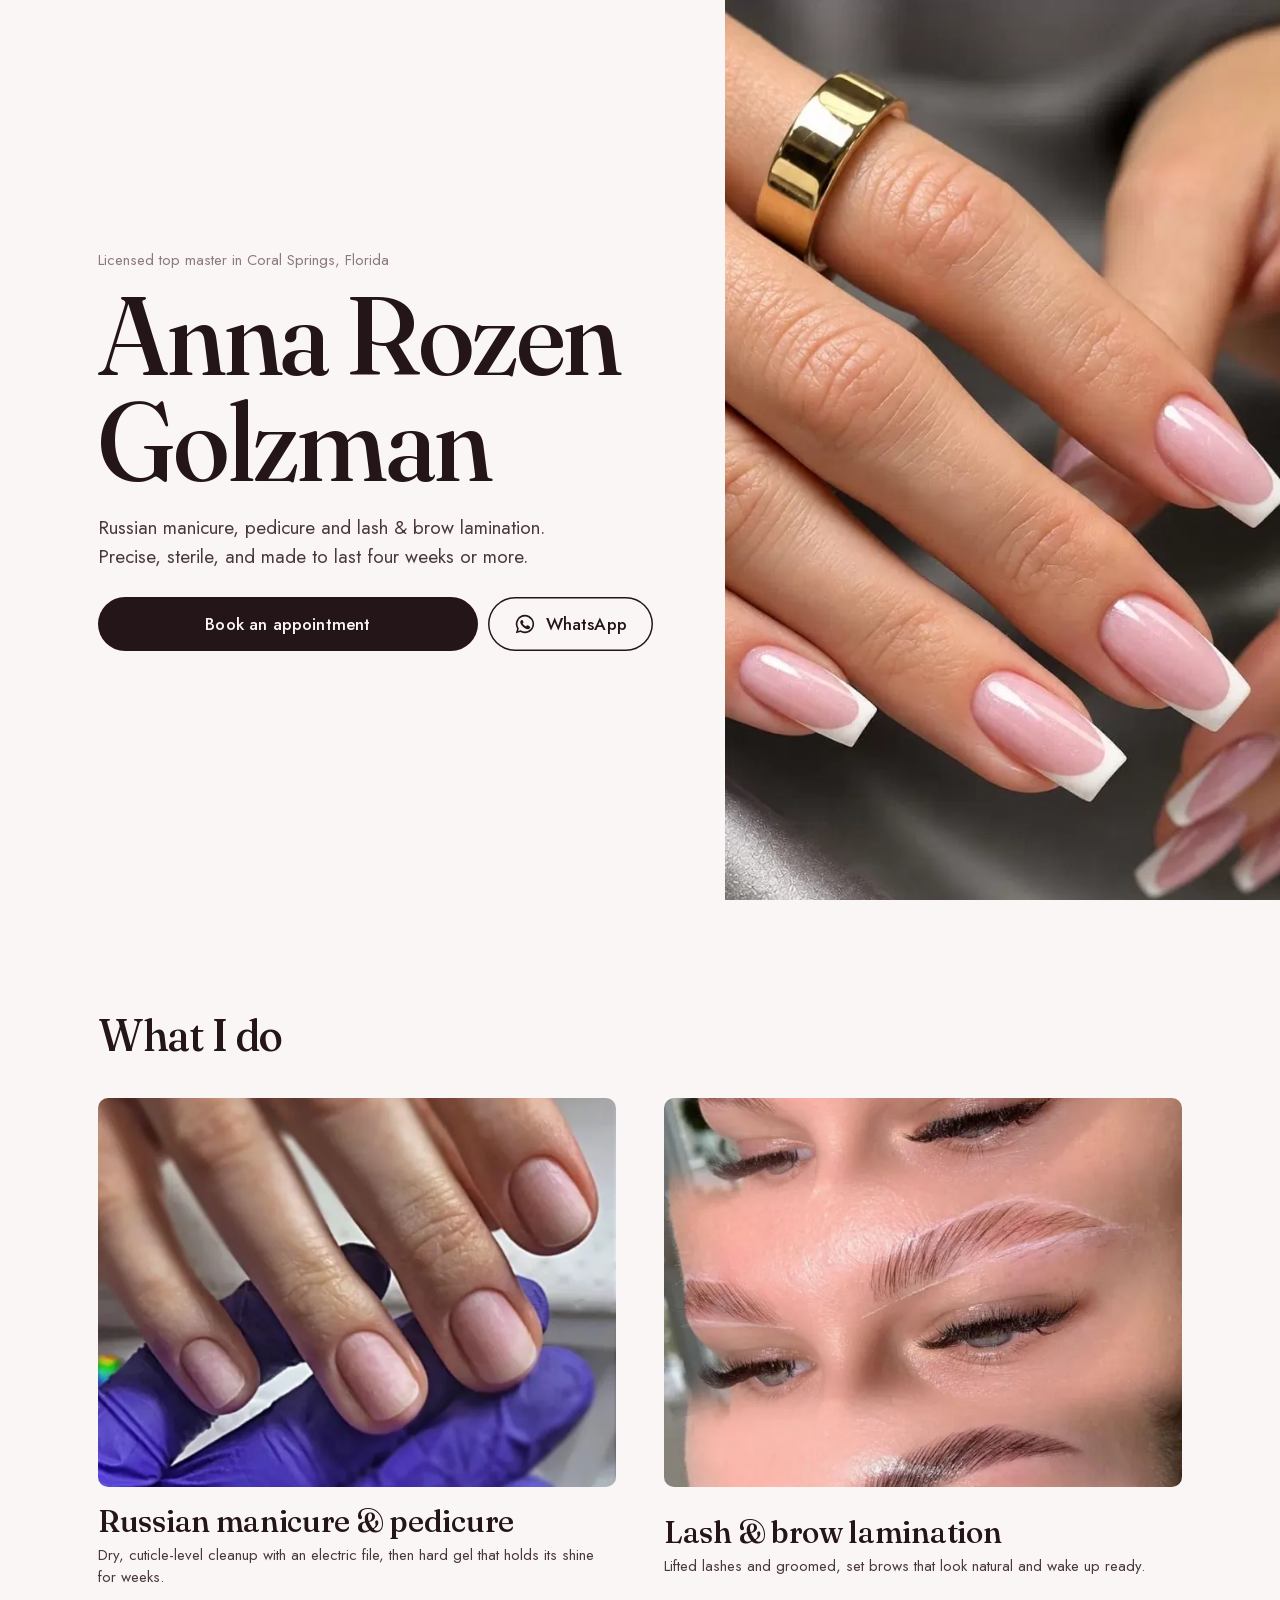
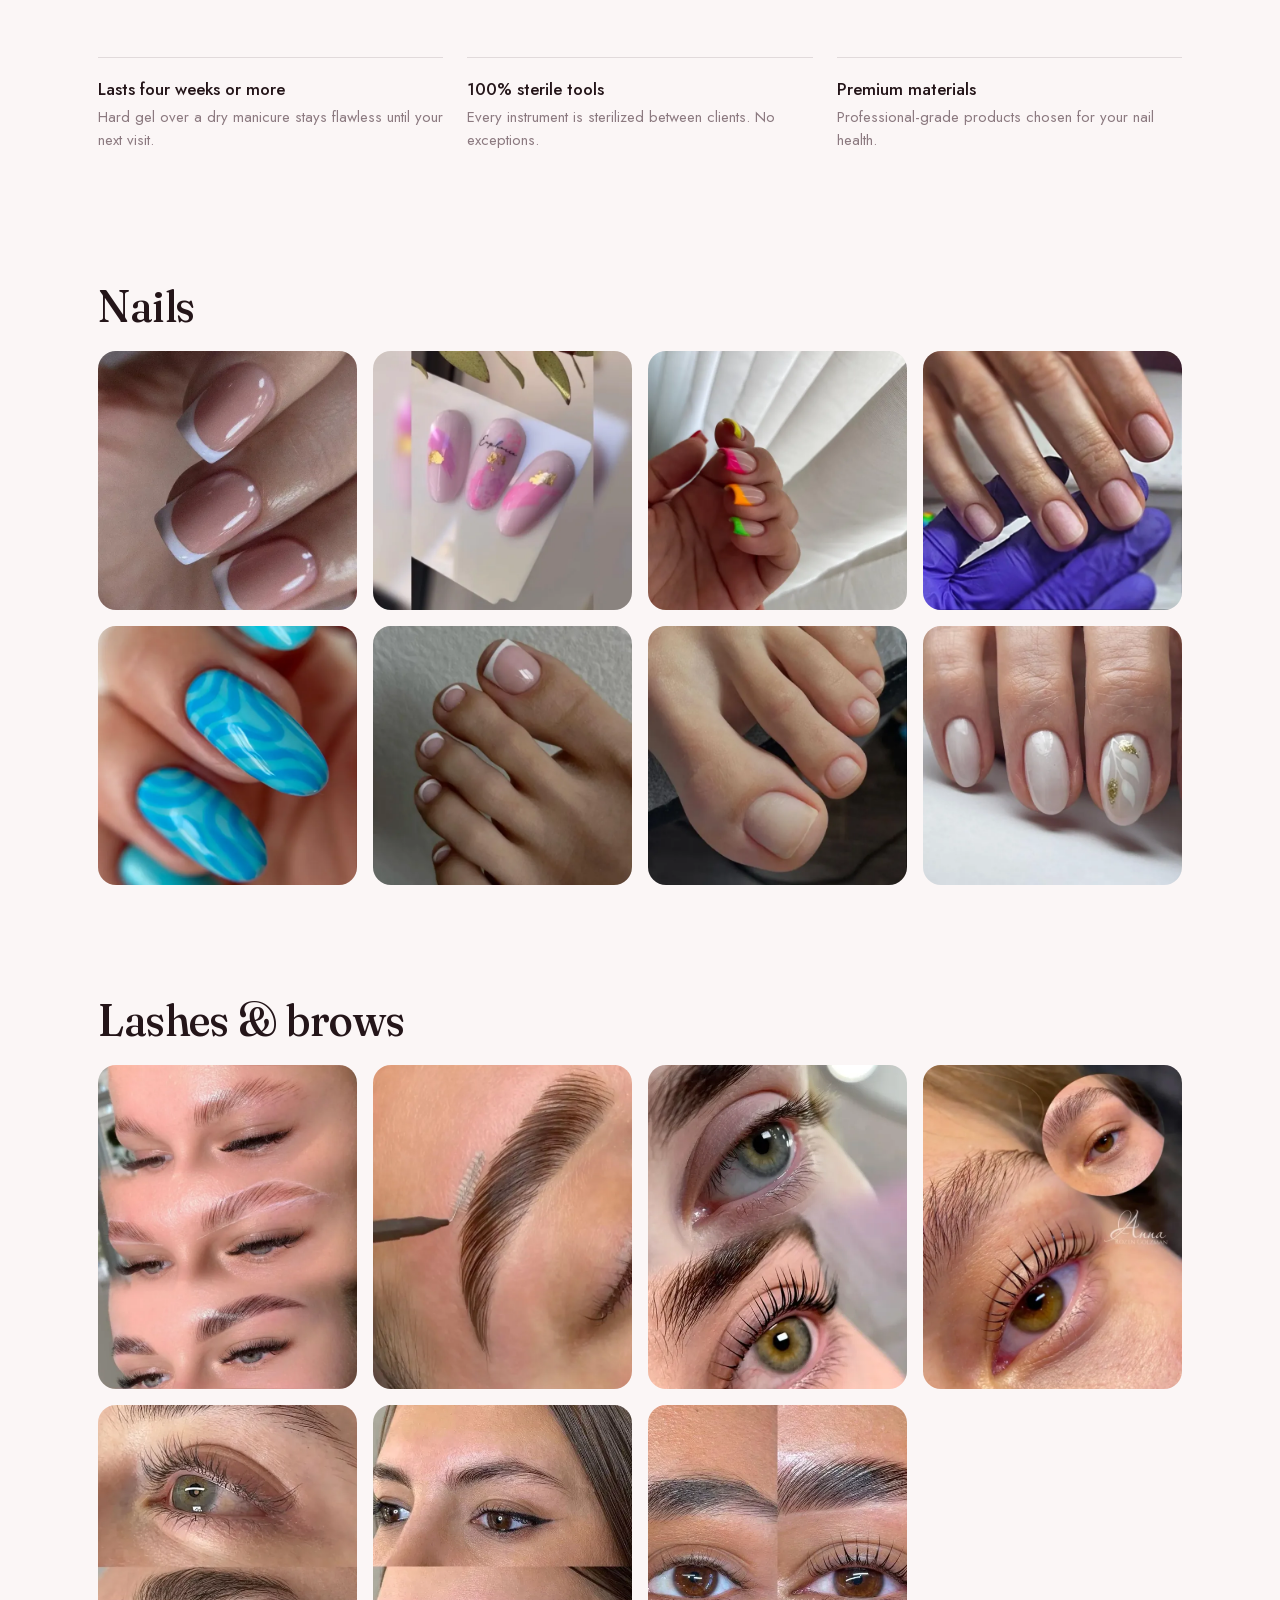
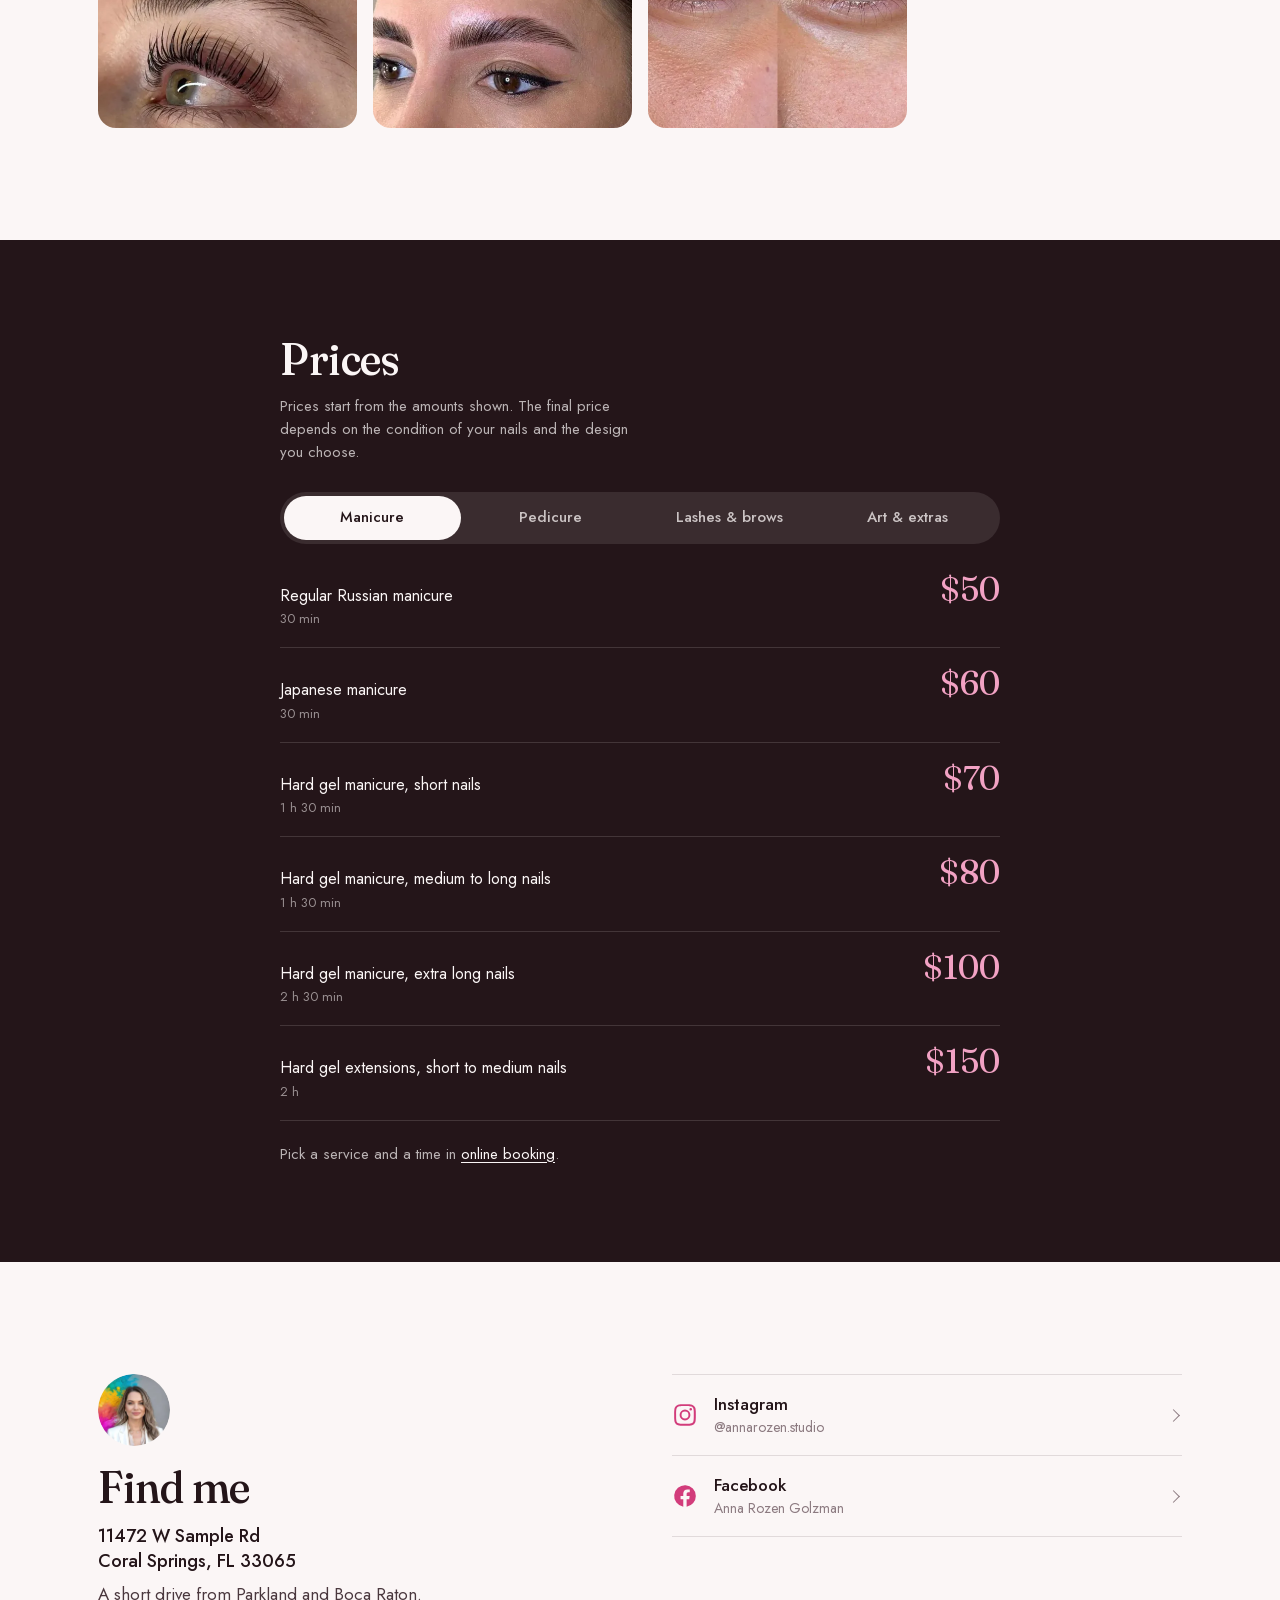
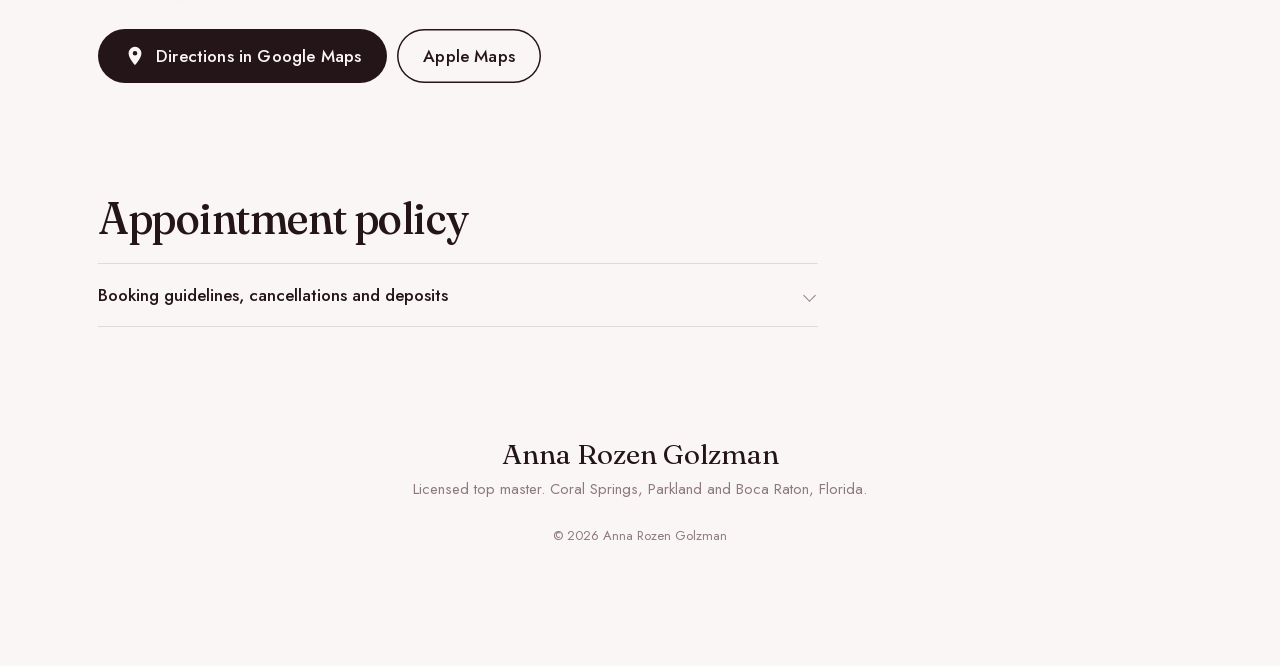
<file: index.html>
<!DOCTYPE html>
<html lang="en">
<head>
    <meta charset="UTF-8">
    <meta name="viewport" content="width=device-width, initial-scale=1.0, viewport-fit=cover">

    <title>Russian Manicure &amp; Lash Lamination | Anna Rozen, Coral Springs FL</title>
    <meta name="description" content="Licensed Russian manicure, pedicure and lash &amp; brow lamination in Coral Springs, FL. Sterile tools, premium materials, results that last four weeks or more. Book online.">
    <meta name="author" content="Anna Rozen Golzman">
    <meta name="robots" content="index, follow, max-image-preview:large">
    <link rel="canonical" href="https://www.annarozen.com/">

    <!-- Open Graph (Facebook, WhatsApp, iMessage) -->
    <meta property="og:type" content="business.business">
    <meta property="og:url" content="https://www.annarozen.com/">
    <meta property="og:site_name" content="Anna Rozen Golzman">
    <meta property="og:title" content="Russian Manicure &amp; Lash Lamination in Coral Springs, FL">
    <meta property="og:description" content="Licensed Russian manicure, pedicure and lash &amp; brow lamination by Anna Rozen Golzman. Sterile tools, premium materials, results that last four weeks or more.">
    <meta property="og:image" content="https://www.annarozen.com/images/og-image.jpg">
    <meta property="og:image:secure_url" content="https://www.annarozen.com/images/og-image.jpg">
    <meta property="og:image:type" content="image/jpeg">
    <meta property="og:image:width" content="1200">
    <meta property="og:image:height" content="630">
    <meta property="og:image:alt" content="Anna Rozen Golzman, Russian manicure and lash lamination in Coral Springs, Florida">
    <meta property="og:locale" content="en_US">
    <meta property="business:contact_data:street_address" content="11472 W Sample Rd">
    <meta property="business:contact_data:locality" content="Coral Springs">
    <meta property="business:contact_data:region" content="FL">
    <meta property="business:contact_data:postal_code" content="33065">
    <meta property="business:contact_data:country_name" content="United States">

    <!-- Twitter / X -->
    <meta name="twitter:card" content="summary_large_image">
    <meta name="twitter:title" content="Russian Manicure &amp; Lash Lamination in Coral Springs, FL">
    <meta name="twitter:description" content="Licensed Russian manicure, pedicure and lash &amp; brow lamination by Anna Rozen Golzman in Coral Springs, Florida.">
    <meta name="twitter:image" content="https://www.annarozen.com/images/og-image.jpg">
    <meta name="twitter:image:alt" content="Anna Rozen Golzman, Russian manicure and lash lamination in Coral Springs, Florida">

    <!-- Location -->
    <meta name="geo.region" content="US-FL">
    <meta name="geo.placename" content="Coral Springs">
    <meta name="geo.position" content="26.271192;-80.270582">
    <meta name="ICBM" content="26.271192, -80.270582">

    <!-- App / browser chrome -->
    <meta name="theme-color" content="#fbf6f6">
    <meta name="apple-mobile-web-app-title" content="Anna Rozen">
    <meta name="mobile-web-app-capable" content="yes">
    <meta name="apple-mobile-web-app-capable" content="yes">
    <meta name="apple-mobile-web-app-status-bar-style" content="default">
    <link rel="manifest" href="manifest.json">

    <!-- Icons -->
    <link rel="icon" href="favicon.ico" sizes="16x16 32x32 48x48">
    <link rel="icon" type="image/png" sizes="32x32" href="favicon-32.png">
    <link rel="icon" type="image/png" sizes="16x16" href="favicon-16.png">
    <link rel="apple-touch-icon" sizes="180x180" href="apple-touch-icon.png">

    <!-- Critical assets: self-hosted fonts and the hero image (LCP) -->
    <link rel="preload" as="font" type="font/woff2" href="fonts/fraunces-latin.woff2" crossorigin>
    <link rel="preload" as="font" type="font/woff2" href="fonts/jost-latin.woff2" crossorigin>
    <link rel="preload" as="image" href="images/manicure/top.webp" fetchpriority="high">
    <link rel="stylesheet" href="styles.css">

    <!-- Google Analytics -->
    <link rel="preconnect" href="https://www.googletagmanager.com">
    <script async src="https://www.googletagmanager.com/gtag/js?id=G-YE12MJ9DZ5"></script>
    <script>
      window.dataLayer = window.dataLayer || [];
      function gtag(){dataLayer.push(arguments);}
      gtag('js', new Date());
      gtag('config', 'G-YE12MJ9DZ5');
    </script>

    <!-- Structured data -->
    <script type="application/ld+json">
    {
      "@context": "https://schema.org",
      "@graph": [
        {
          "@type": ["BeautySalon", "NailSalon"],
          "@id": "https://www.annarozen.com/#business",
          "name": "Anna Rozen Golzman",
          "alternateName": "Anna Rozen Studio",
          "description": "Licensed Russian manicure, pedicure and lash & brow lamination in Coral Springs, Florida. Sterile tools, premium materials, results that last four weeks or more.",
          "url": "https://www.annarozen.com/",
          "telephone": "+1-954-994-8096",
          "image": [
            "https://www.annarozen.com/images/og-image.jpg",
            "https://www.annarozen.com/images/manicure/top.webp",
            "https://www.annarozen.com/images/avatar.webp"
          ],
          "logo": "https://www.annarozen.com/icon-512.png",
          "priceRange": "$10 - $150",
          "currenciesAccepted": "USD",
          "address": {
            "@type": "PostalAddress",
            "streetAddress": "11472 W Sample Rd",
            "addressLocality": "Coral Springs",
            "addressRegion": "FL",
            "postalCode": "33065",
            "addressCountry": "US"
          },
          "geo": {
            "@type": "GeoCoordinates",
            "latitude": 26.271192,
            "longitude": -80.270582
          },
          "hasMap": "https://maps.app.goo.gl/QozmayKhha9hDDcG7",
          "areaServed": [
            { "@type": "City", "name": "Coral Springs" },
            { "@type": "City", "name": "Parkland" },
            { "@type": "City", "name": "Boca Raton" }
          ],
          "openingHoursSpecification": {
            "@type": "OpeningHoursSpecification",
            "dayOfWeek": ["Monday", "Tuesday", "Wednesday", "Thursday", "Friday", "Saturday", "Sunday"],
            "opens": "09:00",
            "closes": "20:00"
          },
          "sameAs": [
            "https://www.instagram.com/annarozen.studio",
            "https://www.facebook.com/share/1FdjDpow73/",
            "https://apnt.app/anna_rozen"
          ],
          "founder": { "@id": "https://www.annarozen.com/#anna" },
          "employee": { "@id": "https://www.annarozen.com/#anna" },
          "potentialAction": {
            "@type": "ReserveAction",
            "target": {
              "@type": "EntryPoint",
              "urlTemplate": "https://apnt.app/anna_rozen",
              "actionPlatform": [
                "http://schema.org/DesktopWebPlatform",
                "http://schema.org/MobileWebPlatform"
              ]
            },
            "result": { "@type": "Reservation", "name": "Beauty appointment" }
          },
          "hasOfferCatalog": {
            "@type": "OfferCatalog",
            "name": "Services",
            "itemListElement": [
              {
                "@type": "OfferCatalog",
                "name": "Manicure",
                "itemListElement": [
                  { "@type": "Offer", "priceCurrency": "USD", "price": "50", "itemOffered": { "@type": "Service", "name": "Regular Russian manicure" } },
                  { "@type": "Offer", "priceCurrency": "USD", "price": "60", "itemOffered": { "@type": "Service", "name": "Japanese manicure" } },
                  { "@type": "Offer", "priceCurrency": "USD", "price": "70", "itemOffered": { "@type": "Service", "name": "Hard gel manicure, short nails" } },
                  { "@type": "Offer", "priceCurrency": "USD", "price": "80", "itemOffered": { "@type": "Service", "name": "Hard gel manicure, medium to long nails" } },
                  { "@type": "Offer", "priceCurrency": "USD", "price": "100", "itemOffered": { "@type": "Service", "name": "Hard gel manicure, extra long nails" } },
                  { "@type": "Offer", "priceCurrency": "USD", "price": "150", "itemOffered": { "@type": "Service", "name": "Hard gel extensions, short to medium nails" } }
                ]
              },
              {
                "@type": "OfferCatalog",
                "name": "Pedicure",
                "itemListElement": [
                  { "@type": "Offer", "priceCurrency": "USD", "price": "50", "itemOffered": { "@type": "Service", "name": "Pedicure, toes only, no polish" } },
                  { "@type": "Offer", "priceCurrency": "USD", "price": "70", "itemOffered": { "@type": "Service", "name": "Pedicure, toes only, gel or regular polish" } },
                  { "@type": "Offer", "priceCurrency": "USD", "price": "60", "itemOffered": { "@type": "Service", "name": "Full pedicure, no polish" } },
                  { "@type": "Offer", "priceCurrency": "USD", "price": "90", "itemOffered": { "@type": "Service", "name": "Full pedicure, gel or regular polish" } }
                ]
              },
              {
                "@type": "OfferCatalog",
                "name": "Lashes and brows",
                "itemListElement": [
                  { "@type": "Offer", "priceCurrency": "USD", "price": "80", "itemOffered": { "@type": "Service", "name": "Brow lamination with tint and shaping" } },
                  { "@type": "Offer", "priceCurrency": "USD", "price": "100", "itemOffered": { "@type": "Service", "name": "Lash lamination and tint" } },
                  { "@type": "Offer", "priceCurrency": "USD", "price": "150", "itemOffered": { "@type": "Service", "name": "Brow and lash lamination together" } },
                  { "@type": "Offer", "priceCurrency": "USD", "price": "60", "itemOffered": { "@type": "Service", "name": "Brow shaping and waxing, tint included" } },
                  { "@type": "Offer", "priceCurrency": "USD", "price": "40", "itemOffered": { "@type": "Service", "name": "Brow tint" } }
                ]
              },
              {
                "@type": "OfferCatalog",
                "name": "Nail art and extras",
                "itemListElement": [
                  { "@type": "Offer", "priceCurrency": "USD", "price": "20", "itemOffered": { "@type": "Service", "name": "French or ombré, added to a manicure" } },
                  { "@type": "Offer", "priceCurrency": "USD", "price": "10", "itemOffered": { "@type": "Service", "name": "Simple design, 2 to 4 nails" } },
                  { "@type": "Offer", "priceCurrency": "USD", "price": "15", "itemOffered": { "@type": "Service", "name": "Intermediate nail art" } },
                  { "@type": "Offer", "priceCurrency": "USD", "price": "40", "itemOffered": { "@type": "Service", "name": "Complex nail art: 3D, realism, anime" } },
                  { "@type": "Offer", "priceCurrency": "USD", "price": "50", "itemOffered": { "@type": "Service", "name": "Gel polish change" } },
                  { "@type": "Offer", "priceCurrency": "USD", "price": "20", "itemOffered": { "@type": "Service", "name": "Removal only: acrylic, dip or gel" } },
                  { "@type": "Offer", "priceCurrency": "USD", "price": "10", "itemOffered": { "@type": "Service", "name": "Nail repair" } },
                  { "@type": "Offer", "priceCurrency": "USD", "price": "20", "itemOffered": { "@type": "Service", "name": "Nail repair with art" } },
                  { "@type": "Offer", "priceCurrency": "USD", "price": "30", "itemOffered": { "@type": "Service", "name": "Extra long nails" } }
                ]
              }
            ]
          }
        },
        {
          "@type": "Person",
          "@id": "https://www.annarozen.com/#anna",
          "name": "Anna Rozen Golzman",
          "jobTitle": "Licensed nail and lash master",
          "image": "https://www.annarozen.com/images/avatar.webp",
          "url": "https://www.annarozen.com/",
          "worksFor": { "@id": "https://www.annarozen.com/#business" },
          "sameAs": [
            "https://www.instagram.com/annarozen.studio",
            "https://www.facebook.com/share/1FdjDpow73/"
          ]
        },
        {
          "@type": "WebSite",
          "@id": "https://www.annarozen.com/#website",
          "url": "https://www.annarozen.com/",
          "name": "Anna Rozen Golzman",
          "inLanguage": "en-US",
          "publisher": { "@id": "https://www.annarozen.com/#business" }
        }
      ]
    }
    </script>
</head>
<body>
    <a class="skip-link" href="#main">Skip to content</a>

    <!-- Hero -->
    <header class="hero">
        <div class="hero__media">
            <img src="images/manicure/top.webp" width="885" height="1600" alt="Pink French manicure with a sparkling finish by Anna Rozen Golzman" fetchpriority="high" decoding="async">
        </div>
        <div class="hero__text">
            <p class="hero__kicker">Licensed top master in Coral Springs, Florida</p>
            <h1 class="hero__name">Anna Rozen<br>Golzman</h1>
            <p class="hero__lede">Russian manicure, pedicure and lash &amp; brow lamination. Precise, sterile, and made to last four weeks or more.</p>
            <div class="hero__actions" id="hero-actions">
                <a class="btn btn--primary" href="https://apnt.app/anna_rozen" target="_blank" rel="noopener noreferrer">Book an appointment</a>
                <a class="btn btn--ghost" href="https://api.whatsapp.com/send?phone=19549948096&text=" target="_blank" rel="noopener noreferrer">
                    <svg class="btn__icon" viewBox="0 0 24 24" aria-hidden="true"><path fill="currentColor" d="M12 2a10 10 0 0 0-8.6 15.1L2 22l5-1.3A10 10 0 1 0 12 2Zm0 18.2a8.2 8.2 0 0 1-4.2-1.1l-.3-.2-3 .8.8-2.9-.2-.3A8.2 8.2 0 1 1 12 20.2Zm4.5-6.1c-.2-.1-1.5-.7-1.7-.8s-.4-.1-.6.1-.6.8-.8 1-.3.2-.5.1a6.7 6.7 0 0 1-3.3-2.9c-.3-.4.3-.4.7-1.3a.5.5 0 0 0 0-.4l-.8-1.8c-.2-.5-.4-.4-.6-.4h-.5a1 1 0 0 0-.7.3 3 3 0 0 0-.9 2.2 5.2 5.2 0 0 0 1.1 2.7 11.8 11.8 0 0 0 4.5 4 5.2 5.2 0 0 0 3.2.7 2.7 2.7 0 0 0 1.8-1.3 2.2 2.2 0 0 0 .2-1.3c-.1-.1-.3-.2-.5-.3Z"/></svg>
                    WhatsApp
                </a>
            </div>
        </div>
    </header>

    <main id="main">

        <!-- Services -->
        <section class="section services" aria-labelledby="services-title">
            <h2 class="section__title" id="services-title">What I do</h2>

            <ul class="service-list">
                <li class="service">
                    <img class="service__photo" src="images/manicure/2.webp" srcset="images/manicure/2-640.webp 640w, images/manicure/2.webp 1080w" sizes="(min-width: 960px) 560px, (min-width: 640px) 120px, 96px" width="1080" height="1080" alt="Blue wave nail art on a short square Russian manicure" loading="lazy">
                    <div class="service__text">
                        <h3 class="service__name">Russian manicure &amp; pedicure</h3>
                        <p class="service__desc">Dry, cuticle-level cleanup with an electric file, then hard gel that holds its shine for weeks.</p>
                    </div>
                </li>
                <li class="service">
                    <img class="service__photo" src="images/lashes/7.webp" srcset="images/lashes/7-640.webp 640w, images/lashes/7.webp 1080w" sizes="(min-width: 960px) 560px, (min-width: 640px) 120px, 96px" width="1080" height="1350" alt="Lifted, laminated lashes and shaped brows" loading="lazy">
                    <div class="service__text">
                        <h3 class="service__name">Lash &amp; brow lamination</h3>
                        <p class="service__desc">Lifted lashes and groomed, set brows that look natural and wake up ready.</p>
                    </div>
                </li>
            </ul>

            <dl class="promises">
                <div class="promise">
                    <dt>Lasts four weeks or more</dt>
                    <dd>Hard gel over a dry manicure stays flawless until your next visit.</dd>
                </div>
                <div class="promise">
                    <dt>100% sterile tools</dt>
                    <dd>Every instrument is sterilized between clients. No exceptions.</dd>
                </div>
                <div class="promise">
                    <dt>Premium materials</dt>
                    <dd>Professional-grade products chosen for your nail health.</dd>
                </div>
            </dl>
        </section>

        <!-- Nails gallery -->
        <section class="section gallery" aria-labelledby="nails-title">
            <div class="section__head">
                <h2 class="section__title" id="nails-title">Nails</h2>
                <p class="section__hint">Swipe to see more</p>
            </div>
            <ul class="strip strip--square" tabindex="0" aria-label="Manicure and pedicure photos">
                <li><img src="images/manicure/8.webp" srcset="images/manicure/8-640.webp 640w, images/manicure/8.webp 720w" sizes="(min-width: 960px) 280px, (min-width: 640px) 44vw, 78vw" width="720" height="720" alt="Soft pink nails with gold leaf accents" loading="lazy"></li>
                <li><img src="images/manicure/4.webp" srcset="images/manicure/4-640.webp 640w, images/manicure/4.webp 1080w" sizes="(min-width: 960px) 280px, (min-width: 640px) 44vw, 78vw" width="1080" height="1080" alt="Pink nails with gold foil detail" loading="lazy"></li>
                <li><img src="images/manicure/6.webp" srcset="images/manicure/6-640.webp 640w, images/manicure/6.webp 1080w" sizes="(min-width: 960px) 280px, (min-width: 640px) 44vw, 78vw" width="1080" height="1080" alt="Nude nails with a white French tip" loading="lazy"></li>
                <li><img src="images/manicure/2.webp" srcset="images/manicure/2-640.webp 640w, images/manicure/2.webp 1080w" sizes="(min-width: 960px) 280px, (min-width: 640px) 44vw, 78vw" width="1080" height="1080" alt="Blue wave nail art" loading="lazy"></li>
                <li><img src="images/manicure/3.webp" srcset="images/manicure/3-640.webp 640w, images/manicure/3.webp 1080w" sizes="(min-width: 960px) 280px, (min-width: 640px) 44vw, 78vw" width="1080" height="1080" alt="Lavender nails with gold accents" loading="lazy"></li>
                <li><img src="images/manicure/7.webp" srcset="images/manicure/7-640.webp 640w, images/manicure/7.webp 736w" sizes="(min-width: 960px) 280px, (min-width: 640px) 44vw, 78vw" width="736" height="736" alt="Natural pedicure with a clean French tip" loading="lazy"></li>
                <li><img src="images/manicure/1.webp" srcset="images/manicure/1-640.webp 640w, images/manicure/1.webp 736w" sizes="(min-width: 960px) 280px, (min-width: 640px) 44vw, 78vw" width="736" height="736" alt="Natural pedicure with clean cuticles" loading="lazy"></li>
                <li><img src="images/manicure/5.webp" srcset="images/manicure/5-640.webp 640w, images/manicure/5.webp 1080w" sizes="(min-width: 960px) 280px, (min-width: 640px) 44vw, 78vw" width="1080" height="1080" alt="Pearl nude nails with gold flakes" loading="lazy"></li>
            </ul>
        </section>

        <!-- Lashes gallery -->
        <section class="section gallery" aria-labelledby="lashes-title">
            <div class="section__head">
                <h2 class="section__title" id="lashes-title">Lashes &amp; brows</h2>
                <p class="section__hint">Swipe to see more</p>
            </div>
            <ul class="strip strip--tall" tabindex="0" aria-label="Lash and brow lamination photos">
                <li><img src="images/lashes/7.webp" srcset="images/lashes/7-640.webp 640w, images/lashes/7.webp 1080w" sizes="(min-width: 960px) 280px, (min-width: 640px) 44vw, 78vw" width="1080" height="1350" alt="Laminated lashes, close up" loading="lazy"></li>
                <li><img src="images/lashes/1.webp" srcset="images/lashes/1-640.webp 640w, images/lashes/1.webp 1080w" sizes="(min-width: 960px) 280px, (min-width: 640px) 44vw, 78vw" width="1080" height="1919" alt="Brow lamination, before and after" loading="lazy"></li>
                <li><img src="images/lashes/4.webp" srcset="images/lashes/4-640.webp 640w, images/lashes/4.webp 1080w" sizes="(min-width: 960px) 280px, (min-width: 640px) 44vw, 78vw" width="1080" height="1080" alt="Lash lift, before and after" loading="lazy"></li>
                <li><img src="images/lashes/2.webp" srcset="images/lashes/2-640.webp 640w, images/lashes/2.webp 1080w" sizes="(min-width: 960px) 280px, (min-width: 640px) 44vw, 78vw" width="1080" height="1919" alt="Lash lamination, before and after" loading="lazy"></li>
                <li><img src="images/lashes/5.webp" srcset="images/lashes/5-640.webp 640w, images/lashes/5.webp 1080w" sizes="(min-width: 960px) 280px, (min-width: 640px) 44vw, 78vw" width="1080" height="1080" alt="Shaped and tinted brows" loading="lazy"></li>
                <li><img src="images/lashes/3.webp" srcset="images/lashes/3-640.webp 640w, images/lashes/3.webp 736w" sizes="(min-width: 960px) 280px, (min-width: 640px) 44vw, 78vw" width="736" height="736" alt="Lifted lashes with a natural curl" loading="lazy"></li>
                <li><img src="images/lashes/6.webp" srcset="images/lashes/6-640.webp 640w, images/lashes/6.webp 736w" sizes="(min-width: 960px) 280px, (min-width: 640px) 44vw, 78vw" width="736" height="736" alt="Brow shaping, before and after" loading="lazy"></li>
            </ul>
        </section>

        <!-- Prices -->
        <section class="section prices" id="prices" aria-labelledby="prices-title">
            <div class="prices__inner">
                <h2 class="section__title prices__title" id="prices-title">Prices</h2>
                <p class="prices__note">Prices start from the amounts shown. The final price depends on the condition of your nails and the design you choose.</p>

                <fieldset class="segmented" aria-label="Service group">
                    <input type="radio" name="price-group" id="pg-manicure" value="manicure" checked>
                    <label for="pg-manicure">Manicure</label>
                    <input type="radio" name="price-group" id="pg-pedicure" value="pedicure">
                    <label for="pg-pedicure">Pedicure</label>
                    <input type="radio" name="price-group" id="pg-lashes" value="lashes">
                    <label for="pg-lashes">Lashes &amp; brows</label>
                    <input type="radio" name="price-group" id="pg-extras" value="extras">
                    <label for="pg-extras">Art &amp; extras</label>
                </fieldset>

                <div class="price-panels">
                    <ul class="price-list price-list--manicure" aria-label="Manicure prices" data-title="Manicure">
                        <li class="price"><span class="price__text"><span class="price__name">Regular Russian manicure</span><span class="price__meta">30 min</span></span><span class="price__amount">$50</span></li>
                        <li class="price"><span class="price__text"><span class="price__name">Japanese manicure</span><span class="price__meta">30 min</span></span><span class="price__amount">$60</span></li>
                        <li class="price"><span class="price__text"><span class="price__name">Hard gel manicure, short nails</span><span class="price__meta">1 h 30 min</span></span><span class="price__amount">$70</span></li>
                        <li class="price"><span class="price__text"><span class="price__name">Hard gel manicure, medium to long nails</span><span class="price__meta">1 h 30 min</span></span><span class="price__amount">$80</span></li>
                        <li class="price"><span class="price__text"><span class="price__name">Hard gel manicure, extra long nails</span><span class="price__meta">2 h 30 min</span></span><span class="price__amount">$100</span></li>
                        <li class="price"><span class="price__text"><span class="price__name">Hard gel extensions, short to medium nails</span><span class="price__meta">2 h</span></span><span class="price__amount">$150</span></li>
                    </ul>
                    <ul class="price-list price-list--pedicure" aria-label="Pedicure prices" data-title="Pedicure">
                        <li class="price"><span class="price__text"><span class="price__name">Toes only, no polish</span><span class="price__meta">30 min</span></span><span class="price__amount">$50</span></li>
                        <li class="price"><span class="price__text"><span class="price__name">Toes only, gel or regular polish</span><span class="price__meta">1 h</span></span><span class="price__amount">$70</span></li>
                        <li class="price"><span class="price__text"><span class="price__name">Full pedicure, no polish</span><span class="price__meta">30 min</span></span><span class="price__amount">$60</span></li>
                        <li class="price"><span class="price__text"><span class="price__name">Full pedicure, gel or regular polish</span><span class="price__meta">1 h 30 min</span></span><span class="price__amount">$90</span></li>
                    </ul>
                    <ul class="price-list price-list--lashes" aria-label="Lash and brow prices" data-title="Lashes & brows">
                        <li class="price"><span class="price__text"><span class="price__name">Brow lamination with tint and shaping</span><span class="price__meta">1 h</span></span><span class="price__amount">$80</span></li>
                        <li class="price"><span class="price__text"><span class="price__name">Lash lamination and tint</span><span class="price__meta">1 h</span></span><span class="price__amount">$100</span></li>
                        <li class="price"><span class="price__text"><span class="price__name">Brow and lash lamination together</span><span class="price__meta">1 h 30 min</span></span><span class="price__amount">$150</span></li>
                        <li class="price"><span class="price__text"><span class="price__name">Brow shaping and waxing, tint included</span><span class="price__meta">45 min</span></span><span class="price__amount">$60</span></li>
                        <li class="price"><span class="price__text"><span class="price__name">Brow tint</span><span class="price__meta">20 min</span></span><span class="price__amount">$40</span></li>
                    </ul>
                    <ul class="price-list price-list--extras" aria-label="Nail art and extra service prices" data-title="Art & extras">
                        <li class="price"><span class="price__text"><span class="price__name">French or ombré, added to a manicure</span><span class="price__meta">15 min</span></span><span class="price__amount">$20</span></li>
                        <li class="price"><span class="price__text"><span class="price__name">Simple design, 2 to 4 nails</span><span class="price__meta">20 min</span></span><span class="price__amount">$10</span></li>
                        <li class="price"><span class="price__text"><span class="price__name">Intermediate nail art</span><span class="price__meta">30 min</span></span><span class="price__amount">$15</span></li>
                        <li class="price"><span class="price__text"><span class="price__name">Complex art: 3D, realism, anime</span><span class="price__meta">1 h</span></span><span class="price__amount">$40</span></li>
                        <li class="price"><span class="price__text"><span class="price__name">Gel polish change</span><span class="price__meta">30 min</span></span><span class="price__amount">$50</span></li>
                        <li class="price"><span class="price__text"><span class="price__name">Removal only: acrylic, dip or gel</span><span class="price__meta">20 min</span></span><span class="price__amount">$20</span></li>
                        <li class="price"><span class="price__text"><span class="price__name">Nail repair</span><span class="price__meta">15 min</span></span><span class="price__amount">$10</span></li>
                        <li class="price"><span class="price__text"><span class="price__name">Nail repair with art</span><span class="price__meta">30 min</span></span><span class="price__amount">$20</span></li>
                        <li class="price"><span class="price__text"><span class="price__name">Extra long nails</span><span class="price__meta">30 min</span></span><span class="price__amount">$30</span></li>
                    </ul>
                </div>

                <p class="prices__footnote">Pick a service and a time in <a href="https://apnt.app/anna_rozen" target="_blank" rel="noopener noreferrer">online booking</a>.</p>
            </div>
        </section>

        <!-- Find the studio -->
        <section class="section find" aria-labelledby="find-title">
            <div class="find__intro">
                <img class="find__avatar" src="images/avatar.webp" width="299" height="300" alt="Anna Rozen Golzman" loading="lazy">
                <h2 class="section__title" id="find-title">Find me</h2>
                <address class="find__address">11472 W Sample Rd<br>Coral Springs, FL 33065</address>
                <p class="find__text">A short drive from Parkland and Boca Raton.</p>
                <div class="find__actions">
                    <a class="btn btn--primary" href="https://maps.app.goo.gl/QozmayKhha9hDDcG7?g_st=ic" target="_blank" rel="noopener noreferrer">
                        <svg class="btn__icon" viewBox="0 0 24 24" aria-hidden="true"><path fill="currentColor" d="M12 2a7 7 0 0 0-7 7c0 5.3 7 13 7 13s7-7.7 7-13a7 7 0 0 0-7-7Zm0 9.5A2.5 2.5 0 1 1 12 6.5a2.5 2.5 0 0 1 0 5Z"/></svg>
                        Directions in Google Maps
                    </a>
                    <a class="btn btn--ghost" href="https://maps.apple.com/?daddr=11472+W+Sample+Rd,+Coral+Springs,+FL+33065" target="_blank" rel="noopener noreferrer">Apple Maps</a>
                </div>
            </div>
            <ul class="link-list">
                <li>
                    <a class="link-row" href="https://www.instagram.com/annarozen.studio?igsh=MWE3dm5ka2ZyaG9uYQ%3D%3D&utm_source=qr" target="_blank" rel="noopener noreferrer">
                        <svg class="link-row__icon" viewBox="0 0 24 24" aria-hidden="true"><path fill="currentColor" d="M12 7a5 5 0 1 0 0 10 5 5 0 0 0 0-10Zm0 8.2a3.2 3.2 0 1 1 0-6.4 3.2 3.2 0 0 1 0 6.4ZM17.3 5.5a1.2 1.2 0 1 0 0 2.4 1.2 1.2 0 0 0 0-2.4ZM12 3.8c2.7 0 3 0 4 .1a5.5 5.5 0 0 1 1.9.3 3.1 3.1 0 0 1 1.8 1.8c.2.6.3 1.2.3 1.9.1 1 .1 1.4.1 4.1s0 3-.1 4a5.5 5.5 0 0 1-.3 1.9 3.1 3.1 0 0 1-1.8 1.8c-.6.2-1.2.3-1.9.3-1 .1-1.4.1-4 .1s-3 0-4.1-.1a5.5 5.5 0 0 1-1.9-.3 3.1 3.1 0 0 1-1.8-1.8c-.2-.6-.3-1.2-.3-1.9-.1-1-.1-1.4-.1-4s0-3 .1-4.1c0-.7.1-1.3.3-1.9a3.1 3.1 0 0 1 1.8-1.8c.6-.2 1.2-.3 1.9-.3 1-.1 1.4-.1 4.1-.1ZM12 2c-2.7 0-3.1 0-4.1.1-1 0-1.8.2-2.4.4A5 5 0 0 0 2.5 5.4c-.2.7-.4 1.4-.4 2.5C2 8.9 2 9.3 2 12s0 3.1.1 4.1c0 1.1.2 1.8.4 2.5a5 5 0 0 0 3 2.9c.6.2 1.4.4 2.4.4 1 .1 1.4.1 4.1.1s3.1 0 4.1-.1c1 0 1.8-.2 2.4-.4a5 5 0 0 0 3-2.9c.2-.7.4-1.4.4-2.5.1-1 .1-1.4.1-4.1s0-3.1-.1-4.1c0-1.1-.2-1.8-.4-2.5a5 5 0 0 0-3-2.9c-.6-.2-1.4-.4-2.4-.4C15.1 2 14.7 2 12 2Z"/></svg>
                        <span class="link-row__text"><span class="link-row__label">Instagram</span><span class="link-row__sub">@annarozen.studio</span></span>
                        <span class="link-row__arrow" aria-hidden="true"></span>
                    </a>
                </li>
                <li>
                    <a class="link-row" href="https://www.facebook.com/share/1FdjDpow73/?mibextid=wwXIfr" target="_blank" rel="noopener noreferrer">
                        <svg class="link-row__icon" viewBox="0 0 24 24" aria-hidden="true"><path fill="currentColor" d="M22 12a10 10 0 1 0-11.6 9.9v-7H7.9V12h2.5V9.8c0-2.5 1.5-3.9 3.8-3.9 1.1 0 2.2.2 2.2.2v2.5h-1.3c-1.2 0-1.6.8-1.6 1.6V12h2.8l-.4 2.9h-2.4v7A10 10 0 0 0 22 12Z"/></svg>
                        <span class="link-row__text"><span class="link-row__label">Facebook</span><span class="link-row__sub">Anna Rozen Golzman</span></span>
                        <span class="link-row__arrow" aria-hidden="true"></span>
                    </a>
                </li>
            </ul>
        </section>

        <!-- Appointment Policy -->
        <section class="section policy-section" id="policy" aria-labelledby="policy-title">
            <h2 class="section__title" id="policy-title">Appointment policy</h2>
            <details class="policy">
                <summary class="policy__summary">Booking guidelines, cancellations and deposits</summary>
                <div class="policy__body">
                    <p>To ensure a seamless and elevated experience for every client, we kindly ask that you review our booking guidelines.</p>
                    <p>I completely understand that plans can change and things come up. Life happens. I truly respect your time, and as a small business owner, I also balance my own schedule, family, and commitments.</p>

                    <h3>Booking and cancellations</h3>
                    <ul>
                        <li>Appointments may be rescheduled or canceled with at least 12 hours' notice.</li>
                        <li>Changes made within 12 hours may incur a 50% service fee.</li>
                        <li>Missed appointments may be charged at the full service amount.</li>
                        <li>All appointments must be confirmed 12 hours prior to your visit.</li>
                        <li>If your appointment is not confirmed, I may reach out to you before releasing the reserved time.</li>
                        <li>Late cancellation and no-show fees will be requested separately, as no payment information is kept on file.</li>
                        <li>Any outstanding cancellation or no-show fees must be settled before a new appointment can be booked.</li>
                    </ul>

                    <h3>Arrival</h3>
                    <ul>
                        <li>Please arrive on time for your appointment.</li>
                        <li>A 10-minute grace period is extended.</li>
                        <li>Arriving later may result in a shortened or rescheduled appointment to respect other clients' time.</li>
                    </ul>

                    <h3>Guests and children</h3>
                    <ul>
                        <li>For the comfort and safety of all, we kindly recommend not bringing children.</li>
                        <li>This helps avoid distractions and ensures the best results.</li>
                        <li>Please note that there are professional tools and equipment in the studio that may not be safe for children.</li>
                    </ul>

                    <h3>Deposits</h3>
                    <ul>
                        <li>Following a late cancellation or missed appointment, a 50% deposit will be required to secure future bookings.</li>
                        <li>The deposit will be applied toward your service.</li>
                        <li>Deposits are non-refundable, but may be transferred if rescheduled with at least 12 hours' notice.</li>
                    </ul>

                    <h3>Experience</h3>
                    <ul>
                        <li>We reserve time exclusively for each client, ensuring a private and personalized experience.</li>
                        <li>Clients with repeated last-minute cancellations may not be able to be rebooked.</li>
                    </ul>

                    <p class="policy__closing">We truly appreciate your understanding and respect for our time and valued clientele. Thank you for choosing us. We look forward to welcoming you.</p>
                </div>
            </details>
        </section>
    </main>

    <footer class="footer">
        <p class="footer__name">Anna Rozen Golzman</p>
        <p class="footer__meta">Licensed top master. Coral Springs, Parkland and Boca Raton, Florida.</p>
        <p class="footer__copy">© 2026 Anna Rozen Golzman</p>
    </footer>

    <!-- Sticky booking bar -->
    <div class="book-bar" id="book-bar">
        <a class="btn btn--primary" href="https://apnt.app/anna_rozen" target="_blank" rel="noopener noreferrer">Book an appointment</a>
        <a class="btn btn--icon" href="https://api.whatsapp.com/send?phone=19549948096&text=" target="_blank" rel="noopener noreferrer" aria-label="Message on WhatsApp">
            <svg class="btn__icon" viewBox="0 0 24 24" aria-hidden="true"><path fill="currentColor" d="M12 2a10 10 0 0 0-8.6 15.1L2 22l5-1.3A10 10 0 1 0 12 2Zm0 18.2a8.2 8.2 0 0 1-4.2-1.1l-.3-.2-3 .8.8-2.9-.2-.3A8.2 8.2 0 1 1 12 20.2Zm4.5-6.1c-.2-.1-1.5-.7-1.7-.8s-.4-.1-.6.1-.6.8-.8 1-.3.2-.5.1a6.7 6.7 0 0 1-3.3-2.9c-.3-.4.3-.4.7-1.3a.5.5 0 0 0 0-.4l-.8-1.8c-.2-.5-.4-.4-.6-.4h-.5a1 1 0 0 0-.7.3 3 3 0 0 0-.9 2.2 5.2 5.2 0 0 0 1.1 2.7 11.8 11.8 0 0 0 4.5 4 5.2 5.2 0 0 0 3.2.7 2.7 2.7 0 0 0 1.8-1.3 2.2 2.2 0 0 0 .2-1.3c-.1-.1-.3-.2-.5-.3Z"/></svg>
        </a>
    </div>

    <script src="script.js"></script>
</body>
</html>
</file>
<file: styles.css>
/* ==========================================================================
   Anna Rozen Golzman — stylesheet
   Mobile first. Tokens, base, components, then wider breakpoints.
   ========================================================================== */

/* --------------------------------------------------------------------------
   Fonts (self-hosted, latin subset, variable)
   -------------------------------------------------------------------------- */

@font-face {
    font-family: 'Fraunces';
    font-style: normal;
    font-weight: 400 600;
    font-display: swap;
    src: url('fonts/fraunces-latin.woff2') format('woff2');
    unicode-range: U+0000-00FF, U+0131, U+0152-0153, U+02BB-02BC, U+02C6, U+02DA, U+02DC, U+0304, U+0308, U+0329, U+2000-206F, U+20AC, U+2122, U+2191, U+2193, U+2212, U+2215, U+FEFF, U+FFFD;
}

@font-face {
    font-family: 'Jost';
    font-style: normal;
    font-weight: 400 600;
    font-display: swap;
    src: url('fonts/jost-latin.woff2') format('woff2');
    unicode-range: U+0000-00FF, U+0131, U+0152-0153, U+02BB-02BC, U+02C6, U+02DA, U+02DC, U+0304, U+0308, U+0329, U+2000-206F, U+20AC, U+2122, U+2191, U+2193, U+2212, U+2215, U+FEFF, U+FFFD;
}

:root {
    /* Color */
    --porcelain: #fbf6f6;
    --porcelain-deep: #f3e9ec;
    --ink: #241519;
    --ink-soft: #4a383e;
    --mauve: #8c7a80;
    --rose: #d23c7b;
    --rose-deep: #b32d66;
    --blush: #f6dce6;
    --line: rgba(36, 21, 25, 0.12);
    --white: #ffffff;

    /* Type */
    --font-display: 'Fraunces', 'Iowan Old Style', 'Palatino', Georgia, serif;
    --font-body: 'Jost', 'Futura', 'Avenir Next', 'Helvetica Neue', sans-serif;

    /* Layout */
    --gutter: 20px;
    --section-gap: 64px;
    --measure: 36ch;
    --radius-s: 10px;
    --radius-m: 18px;
    --radius-pill: 999px;
    --bar-height: 72px;

    /* Motion */
    --ease-out: cubic-bezier(0.22, 1, 0.36, 1);
}

/* --------------------------------------------------------------------------
   Base
   -------------------------------------------------------------------------- */

*,
*::before,
*::after {
    box-sizing: border-box;
}

html {
    -webkit-text-size-adjust: 100%;
    scroll-behavior: smooth;
}

body {
    margin: 0;
    font-family: var(--font-body);
    font-size: 1.0625rem;
    line-height: 1.55;
    color: var(--ink);
    background: var(--porcelain);
    -webkit-font-smoothing: antialiased;
    padding-bottom: calc(var(--bar-height) + env(safe-area-inset-bottom));
    overflow-x: hidden;
}

h1, h2, h3, p, ul, dl, dd, figure, fieldset {
    margin: 0;
}

ul {
    padding: 0;
    list-style: none;
}

img {
    display: block;
    max-width: 100%;
    height: auto;
}

a {
    color: inherit;
}

fieldset {
    border: 0;
    padding: 0;
    min-width: 0;
}

:focus-visible {
    outline: 2px solid var(--rose);
    outline-offset: 3px;
    border-radius: 4px;
}

.skip-link {
    position: absolute;
    top: -100px;
    left: var(--gutter);
    padding: 10px 16px;
    background: var(--ink);
    color: var(--white);
    border-radius: var(--radius-pill);
    z-index: 100;
}

.skip-link:focus {
    top: 12px;
}

/* --------------------------------------------------------------------------
   Typography
   -------------------------------------------------------------------------- */

.section__title {
    font-family: var(--font-display);
    font-weight: 500;
    font-size: 2.125rem;
    line-height: 1.05;
    letter-spacing: -0.01em;
    font-variation-settings: 'opsz' 72, 'SOFT' 30;
}

/* --------------------------------------------------------------------------
   Buttons
   -------------------------------------------------------------------------- */

.btn {
    display: inline-flex;
    align-items: center;
    justify-content: center;
    gap: 10px;
    min-height: 54px;
    padding: 0 26px;
    border-radius: var(--radius-pill);
    font-family: var(--font-body);
    font-size: 1.0625rem;
    font-weight: 500;
    letter-spacing: 0.01em;
    text-decoration: none;
    transition: background-color 0.2s ease, transform 0.15s ease, box-shadow 0.2s ease;
    -webkit-tap-highlight-color: transparent;
    touch-action: manipulation;
}

.btn:active {
    transform: scale(0.98);
}

.btn--primary {
    background: var(--ink);
    color: var(--porcelain);
    flex: 1 1 auto;
}

.btn--primary:hover {
    background: #000;
}

.btn--ghost {
    background: transparent;
    color: var(--ink);
    box-shadow: inset 0 0 0 1.5px var(--ink);
}

.btn--ghost:hover {
    background: var(--blush);
}

.btn--icon {
    width: 54px;
    padding: 0;
    flex: 0 0 54px;
    background: var(--blush);
    color: var(--ink);
}

.btn--icon:hover {
    background: #efc9d8;
}

.btn__icon {
    width: 22px;
    height: 22px;
    flex: 0 0 auto;
}

/* --------------------------------------------------------------------------
   Hero
   -------------------------------------------------------------------------- */

.hero {
    padding: 0 var(--gutter);
}

/* Edge-to-edge photo on phones. */
.hero__media {
    margin: 0 calc(-1 * var(--gutter));
    aspect-ratio: 4 / 5;
    overflow: hidden;
    background: var(--porcelain-deep);
}

.hero__media img {
    width: 100%;
    height: 100%;
    object-fit: cover;
    object-position: center 30%;
}

.hero__text {
    padding: 28px 4px 0;
}

.hero__kicker {
    font-size: 0.9375rem;
    color: var(--mauve);
    margin-bottom: 10px;
}

.hero__name {
    font-family: var(--font-display);
    font-weight: 500;
    font-size: clamp(3rem, 15vw, 5.25rem);
    line-height: 0.95;
    letter-spacing: -0.015em;
    font-variation-settings: 'opsz' 96, 'SOFT' 30;
    color: var(--ink);
}

.hero__lede {
    margin-top: 18px;
    max-width: var(--measure);
    font-size: 1.0625rem;
    color: var(--ink-soft);
}

.hero__actions {
    display: grid;
    gap: 10px;
    margin-top: 26px;
}

@media (min-width: 420px) {
    .hero__actions {
        display: flex;
    }

    .hero__actions .btn--ghost {
        flex: 0 0 auto;
    }
}

/* One orchestrated entrance on load. */
@media (prefers-reduced-motion: no-preference) {
    .hero__media,
    .hero__kicker,
    .hero__name,
    .hero__lede,
    .hero__actions {
        animation: rise 0.9s var(--ease-out) both;
    }

    .hero__media { animation-delay: 0s; }
    .hero__kicker { animation-delay: 0.15s; }
    .hero__name { animation-delay: 0.22s; }
    .hero__lede { animation-delay: 0.3s; }
    .hero__actions { animation-delay: 0.38s; }
}

@keyframes rise {
    from {
        opacity: 0;
        transform: translateY(14px);
    }
    to {
        opacity: 1;
        transform: none;
    }
}

/* --------------------------------------------------------------------------
   Sections
   -------------------------------------------------------------------------- */

.section {
    padding: var(--section-gap) var(--gutter) 0;
}

.section__head {
    display: flex;
    align-items: baseline;
    justify-content: space-between;
    gap: 16px;
}

.section__hint {
    font-size: 0.875rem;
    color: var(--mauve);
    white-space: nowrap;
}

/* --------------------------------------------------------------------------
   Services
   -------------------------------------------------------------------------- */

.service-list {
    margin-top: 26px;
    display: grid;
    gap: 22px;
}

.service {
    display: grid;
    grid-template-columns: 96px 1fr;
    gap: 18px;
    align-items: center;
}

.service__photo {
    width: 96px;
    aspect-ratio: 1;
    object-fit: cover;
    border-radius: var(--radius-s);
}

.service__name {
    font-family: var(--font-display);
    font-weight: 500;
    font-size: 1.5rem;
    line-height: 1.1;
    letter-spacing: -0.01em;
}

.service__desc {
    margin-top: 6px;
    font-size: 0.9375rem;
    line-height: 1.5;
    color: var(--ink-soft);
}

.promises {
    margin-top: 36px;
    border-top: 1px solid var(--line);
}

.promise {
    padding: 18px 0;
    border-bottom: 1px solid var(--line);
}

.promise dt {
    font-weight: 500;
    font-size: 1.0625rem;
}

.promise dd {
    margin-top: 4px;
    font-size: 0.9375rem;
    color: var(--mauve);
}

/* --------------------------------------------------------------------------
   Galleries — native scroll-snap strips
   -------------------------------------------------------------------------- */

.gallery {
    padding-right: 0;
}

.gallery .section__head {
    padding-right: var(--gutter);
}

.strip {
    margin-top: 22px;
    display: flex;
    gap: 10px;
    overflow-x: auto;
    overscroll-behavior-x: contain;
    scroll-snap-type: x mandatory;
    scroll-padding-left: var(--gutter);
    padding-right: var(--gutter);
    scrollbar-width: none;
    -webkit-overflow-scrolling: touch;
}

.strip::-webkit-scrollbar {
    display: none;
}

.strip li {
    flex: 0 0 78%;
    scroll-snap-align: start;
}

.strip img {
    width: 100%;
    object-fit: cover;
    border-radius: var(--radius-m);
    background: var(--porcelain-deep);
}

.strip--square img {
    aspect-ratio: 1;
}

.strip--tall img {
    aspect-ratio: 4 / 5;
}

/* --------------------------------------------------------------------------
   Prices — the one dark band
   -------------------------------------------------------------------------- */

.prices {
    margin-top: var(--section-gap);
    padding: 52px var(--gutter) 56px;
    background: var(--ink);
    color: var(--porcelain);
}

.prices__title {
    color: var(--porcelain);
}

.prices__note {
    margin-top: 12px;
    max-width: var(--measure);
    color: rgba(251, 246, 246, 0.7);
    font-size: 0.9375rem;
}

/* Segmented control, CSS only. Two by two on phones, one row wider. */
.segmented {
    margin-top: 28px;
    display: grid;
    grid-template-columns: 1fr 1fr;
    gap: 2px;
    padding: 4px;
    border-radius: var(--radius-m);
    background: rgba(251, 246, 246, 0.1);
}

.segmented input {
    position: absolute;
    opacity: 0;
    width: 1px;
    height: 1px;
    pointer-events: none;
}

.segmented label {
    text-align: center;
    padding: 10px 12px;
    border-radius: calc(var(--radius-m) - 4px);
    font-weight: 500;
    font-size: 0.9375rem;
    white-space: nowrap;
    color: rgba(251, 246, 246, 0.75);
    cursor: pointer;
    transition: background-color 0.2s ease, color 0.2s ease;
    -webkit-tap-highlight-color: transparent;
}

.segmented input:checked + label {
    background: var(--porcelain);
    color: var(--ink);
}

.segmented input:focus-visible + label {
    outline: 2px solid var(--rose);
    outline-offset: 2px;
}

.price-panels {
    margin-top: 10px;
}

.price-list {
    display: none;
}

.prices:has(#pg-manicure:checked) .price-list--manicure,
.prices:has(#pg-pedicure:checked) .price-list--pedicure,
.prices:has(#pg-lashes:checked) .price-list--lashes,
.prices:has(#pg-extras:checked) .price-list--extras {
    display: block;
}

/* Fallback for browsers without :has — show every group with its title. */
@supports not selector(:has(a)) {
    .segmented {
        display: none;
    }

    .price-list {
        display: block;
    }

    .price-list::before {
        content: attr(data-title);
        display: block;
        padding-top: 28px;
        font-family: var(--font-display);
        font-size: 1.375rem;
    }
}

.price {
    display: flex;
    align-items: baseline;
    justify-content: space-between;
    gap: 16px;
    padding: 18px 0;
    border-bottom: 1px solid rgba(251, 246, 246, 0.14);
}

.price__text {
    display: flex;
    flex-direction: column;
    gap: 2px;
}

.price__name {
    font-size: 1rem;
    line-height: 1.4;
}

.price__meta {
    font-size: 0.8125rem;
    color: rgba(251, 246, 246, 0.55);
}

.price__amount {
    font-family: var(--font-display);
    font-size: 1.75rem;
    line-height: 1;
    color: #f2a2c4;
    font-variation-settings: 'opsz' 48, 'SOFT' 30;
    white-space: nowrap;
}

.prices__footnote {
    margin-top: 22px;
    font-size: 0.9375rem;
    color: rgba(251, 246, 246, 0.7);
}

.prices__footnote a {
    color: var(--porcelain);
    text-underline-offset: 3px;
}

/* --------------------------------------------------------------------------
   Find me
   -------------------------------------------------------------------------- */

.find__avatar {
    width: 72px;
    height: 72px;
    border-radius: 50%;
    object-fit: cover;
    margin-bottom: 18px;
}

.find__address {
    margin-top: 14px;
    font-style: normal;
    font-size: 1.125rem;
    font-weight: 500;
    line-height: 1.4;
}

.find__text {
    margin-top: 6px;
    max-width: var(--measure);
    color: var(--ink-soft);
}

.find__actions {
    display: grid;
    gap: 10px;
    margin-top: 22px;
}

.link-list {
    margin-top: 24px;
    border-top: 1px solid var(--line);
}

.link-row {
    display: flex;
    align-items: center;
    gap: 16px;
    padding: 16px 0;
    border-bottom: 1px solid var(--line);
    text-decoration: none;
    -webkit-tap-highlight-color: transparent;
}

.link-row__icon {
    width: 26px;
    height: 26px;
    flex: 0 0 auto;
    color: var(--rose);
}

.link-row__text {
    display: flex;
    flex-direction: column;
    flex: 1 1 auto;
    min-width: 0;
}

.link-row__label {
    font-weight: 500;
}

.link-row__sub {
    font-size: 0.875rem;
    color: var(--mauve);
}

.link-row__arrow {
    width: 9px;
    height: 9px;
    border-top: 1.5px solid var(--mauve);
    border-right: 1.5px solid var(--mauve);
    transform: rotate(45deg);
    flex: 0 0 auto;
    margin-right: 4px;
}

/* --------------------------------------------------------------------------
   Policy
   -------------------------------------------------------------------------- */

.policy-section {
    scroll-margin-top: 20px;
}

.policy {
    margin-top: 22px;
    border-top: 1px solid var(--line);
    border-bottom: 1px solid var(--line);
}

.policy__summary {
    display: flex;
    align-items: center;
    justify-content: space-between;
    gap: 16px;
    padding: 18px 0;
    font-weight: 500;
    cursor: pointer;
    list-style: none;
    -webkit-tap-highlight-color: transparent;
}

.policy__summary::-webkit-details-marker {
    display: none;
}

.policy__summary::after {
    content: '';
    width: 9px;
    height: 9px;
    margin-right: 4px;
    border-right: 1.5px solid var(--mauve);
    border-bottom: 1.5px solid var(--mauve);
    transform: rotate(45deg);
    transition: transform 0.25s var(--ease-out);
    flex: 0 0 auto;
}

.policy[open] .policy__summary::after {
    transform: rotate(-135deg);
}

.policy__body {
    padding: 4px 0 26px;
    font-size: 0.9375rem;
    line-height: 1.6;
    color: var(--ink-soft);
}

.policy__body p + p {
    margin-top: 12px;
}

.policy__body h3 {
    margin: 26px 0 8px;
    font-family: var(--font-display);
    font-weight: 500;
    font-size: 1.375rem;
    color: var(--ink);
}

.policy__body ul {
    list-style: disc;
    padding-left: 20px;
}

.policy__body li + li {
    margin-top: 6px;
}

.policy__closing {
    margin-top: 24px;
}

/* --------------------------------------------------------------------------
   Footer
   -------------------------------------------------------------------------- */

.footer {
    padding: var(--section-gap) var(--gutter) 24px;
    text-align: center;
}

.footer__name {
    font-family: var(--font-display);
    font-size: 1.75rem;
    line-height: 1.1;
}

.footer__meta {
    margin-top: 8px;
    font-size: 0.9375rem;
    color: var(--mauve);
}

.footer__copy {
    margin-top: 24px;
    font-size: 0.8125rem;
    color: var(--mauve);
}

/* --------------------------------------------------------------------------
   Sticky booking bar
   -------------------------------------------------------------------------- */

.book-bar {
    position: fixed;
    left: 0;
    right: 0;
    bottom: 0;
    z-index: 50;
    display: flex;
    gap: 10px;
    padding: 10px var(--gutter) calc(10px + env(safe-area-inset-bottom));
    background: rgba(251, 246, 246, 0.86);
    -webkit-backdrop-filter: blur(16px);
    backdrop-filter: blur(16px);
    border-top: 1px solid var(--line);
    transform: translateY(0);
    transition: transform 0.35s var(--ease-out), opacity 0.25s ease;
}

.book-bar.is-hidden {
    transform: translateY(110%);
    opacity: 0;
    pointer-events: none;
}

/* --------------------------------------------------------------------------
   Wider screens
   -------------------------------------------------------------------------- */

@media (min-width: 640px) {
    :root {
        --gutter: 32px;
        --section-gap: 88px;
    }

    .segmented {
        grid-template-columns: repeat(4, 1fr);
        border-radius: var(--radius-pill);
    }

    .segmented label {
        border-radius: var(--radius-pill);
    }

    .strip li {
        flex-basis: 44%;
    }

    .service {
        grid-template-columns: 120px 1fr;
    }

    .service__photo {
        width: 120px;
    }

    .promises {
        display: grid;
        grid-template-columns: repeat(3, 1fr);
        gap: 24px;
        border-top: 0;
        padding-top: 32px;
    }

    .promise {
        border-bottom: 0;
        border-top: 1px solid var(--line);
    }
}

@media (min-width: 960px) {
    :root {
        --gutter: 48px;
        --section-gap: 112px;
    }

    body {
        padding-bottom: 0;
    }

    .hero {
        display: grid;
        grid-template-columns: minmax(0, 1fr) minmax(0, 1fr);
        gap: 72px;
        align-items: center;
        min-height: 100vh;
        padding: 0 0 0 max(var(--gutter), calc((100vw - 1180px) / 2 + var(--gutter)));
    }

    .hero__media {
        order: 2;
        margin: 0;
        height: 100vh;
        aspect-ratio: auto;
    }

    .hero__text {
        padding: 0;
    }

    .hero__name {
        font-size: clamp(4.5rem, 7vw, 6.5rem);
    }

    .hero__lede {
        font-size: 1.1875rem;
        max-width: 38ch;
    }

    .section,
    .footer {
        max-width: 1180px;
        margin-left: auto;
        margin-right: auto;
    }

    .section__title {
        font-size: 2.75rem;
    }

    .service-list {
        grid-template-columns: 1fr 1fr;
        gap: 48px;
        margin-top: 40px;
    }

    .service {
        grid-template-columns: 1fr;
        gap: 18px;
        align-items: start;
    }

    .service__photo {
        width: 100%;
        aspect-ratio: 4 / 3;
    }

    .service__name {
        font-size: 1.875rem;
    }

    /* Strips become grids. */
    .gallery {
        padding-right: var(--gutter);
    }

    .gallery .section__head {
        padding-right: 0;
    }

    .section__hint {
        display: none;
    }

    .strip {
        display: grid;
        grid-template-columns: repeat(4, 1fr);
        gap: 16px;
        overflow: visible;
        padding-right: 0;
        scroll-snap-type: none;
    }

    .strip li {
        flex: none;
    }

    /* Full-bleed dark band with inner column. */
    .prices {
        max-width: none;
        padding: 96px var(--gutter);
    }

    .prices__inner {
        max-width: 720px;
        margin: 0 auto;
    }

    .price__amount {
        font-size: 2.125rem;
    }

    .find {
        display: grid;
        grid-template-columns: 1fr 1fr;
        gap: 64px;
        align-items: start;
    }

    .link-list {
        margin-top: 0;
    }

    .find__actions {
        display: flex;
        flex-wrap: wrap;
    }

    .find__actions .btn--primary {
        flex: 0 0 auto;
    }

    .policy {
        max-width: 720px;
    }

    .footer {
        padding-bottom: 120px;
    }

    .book-bar {
        left: auto;
        right: 32px;
        bottom: 32px;
        width: 360px;
        padding: 10px;
        border: 1px solid var(--line);
        border-radius: var(--radius-pill);
        box-shadow: 0 18px 50px rgba(36, 21, 25, 0.18);
    }
}

@media (min-width: 1280px) {
    .hero__name {
        font-size: 7rem;
    }
}

/* --------------------------------------------------------------------------
   Reduced motion
   -------------------------------------------------------------------------- */

@media (prefers-reduced-motion: reduce) {
    html {
        scroll-behavior: auto;
    }

    *,
    *::before,
    *::after {
        transition-duration: 0.01ms !important;
        animation-duration: 0.01ms !important;
    }
}/* --------------------------------------------------------------------------
   404 page
   -------------------------------------------------------------------------- */

.not-found {
    min-height: 100svh;
    display: flex;
    flex-direction: column;
    justify-content: center;
    padding: 48px var(--gutter);
    max-width: 36rem;
}

.not-found__code {
    font-family: var(--font-display);
    font-weight: 500;
    font-size: clamp(5rem, 28vw, 9rem);
    line-height: 0.9;
    letter-spacing: -0.02em;
    font-variation-settings: 'opsz' 144, 'SOFT' 30;
    color: var(--rose);
    margin: 0 0 20px;
}

.not-found__title {
    font-family: var(--font-display);
    font-weight: 500;
    font-size: 1.75rem;
    line-height: 1.15;
    margin: 0 0 12px;
}

.not-found__text {
    color: var(--ink-soft);
    margin: 0 0 28px;
}

.not-found__actions {
    display: grid;
    gap: 10px;
}

@media (min-width: 420px) {
    .not-found__actions {
        display: flex;
        flex-wrap: wrap;
    }
}
</file>
